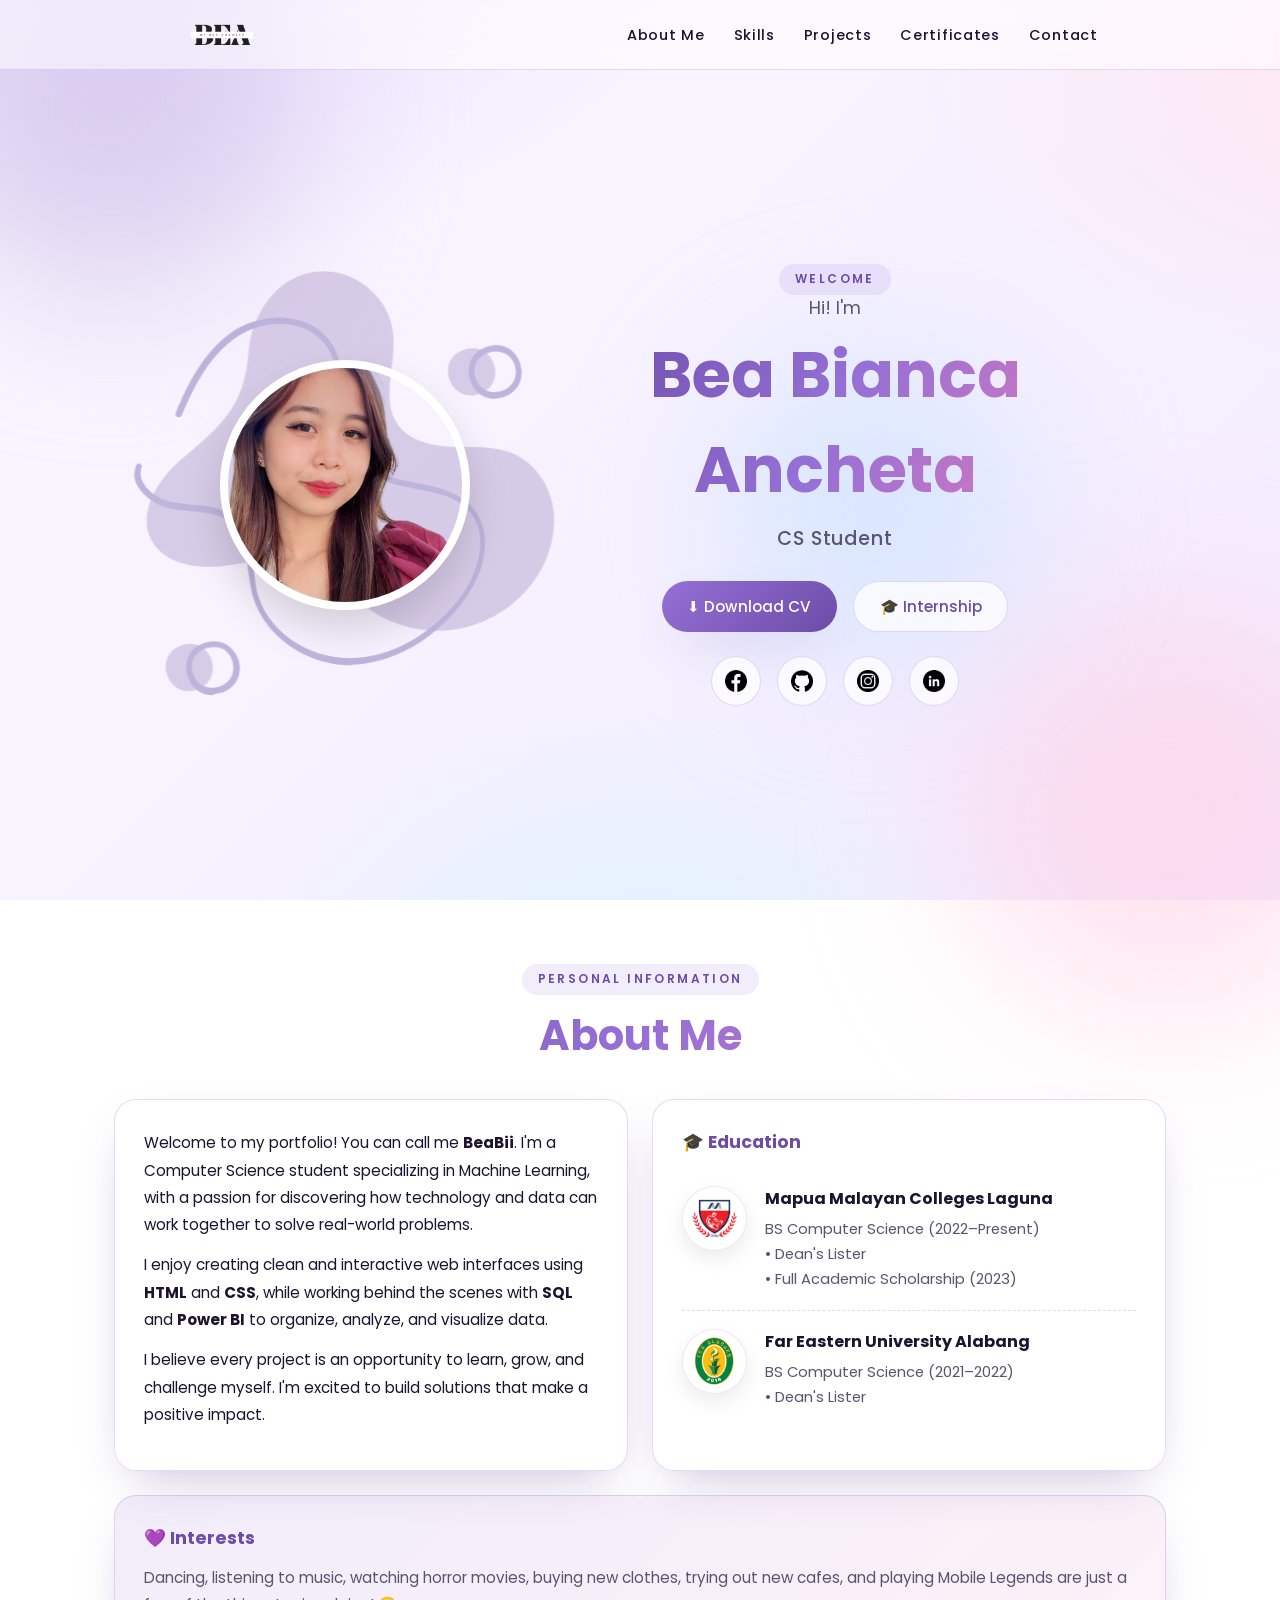
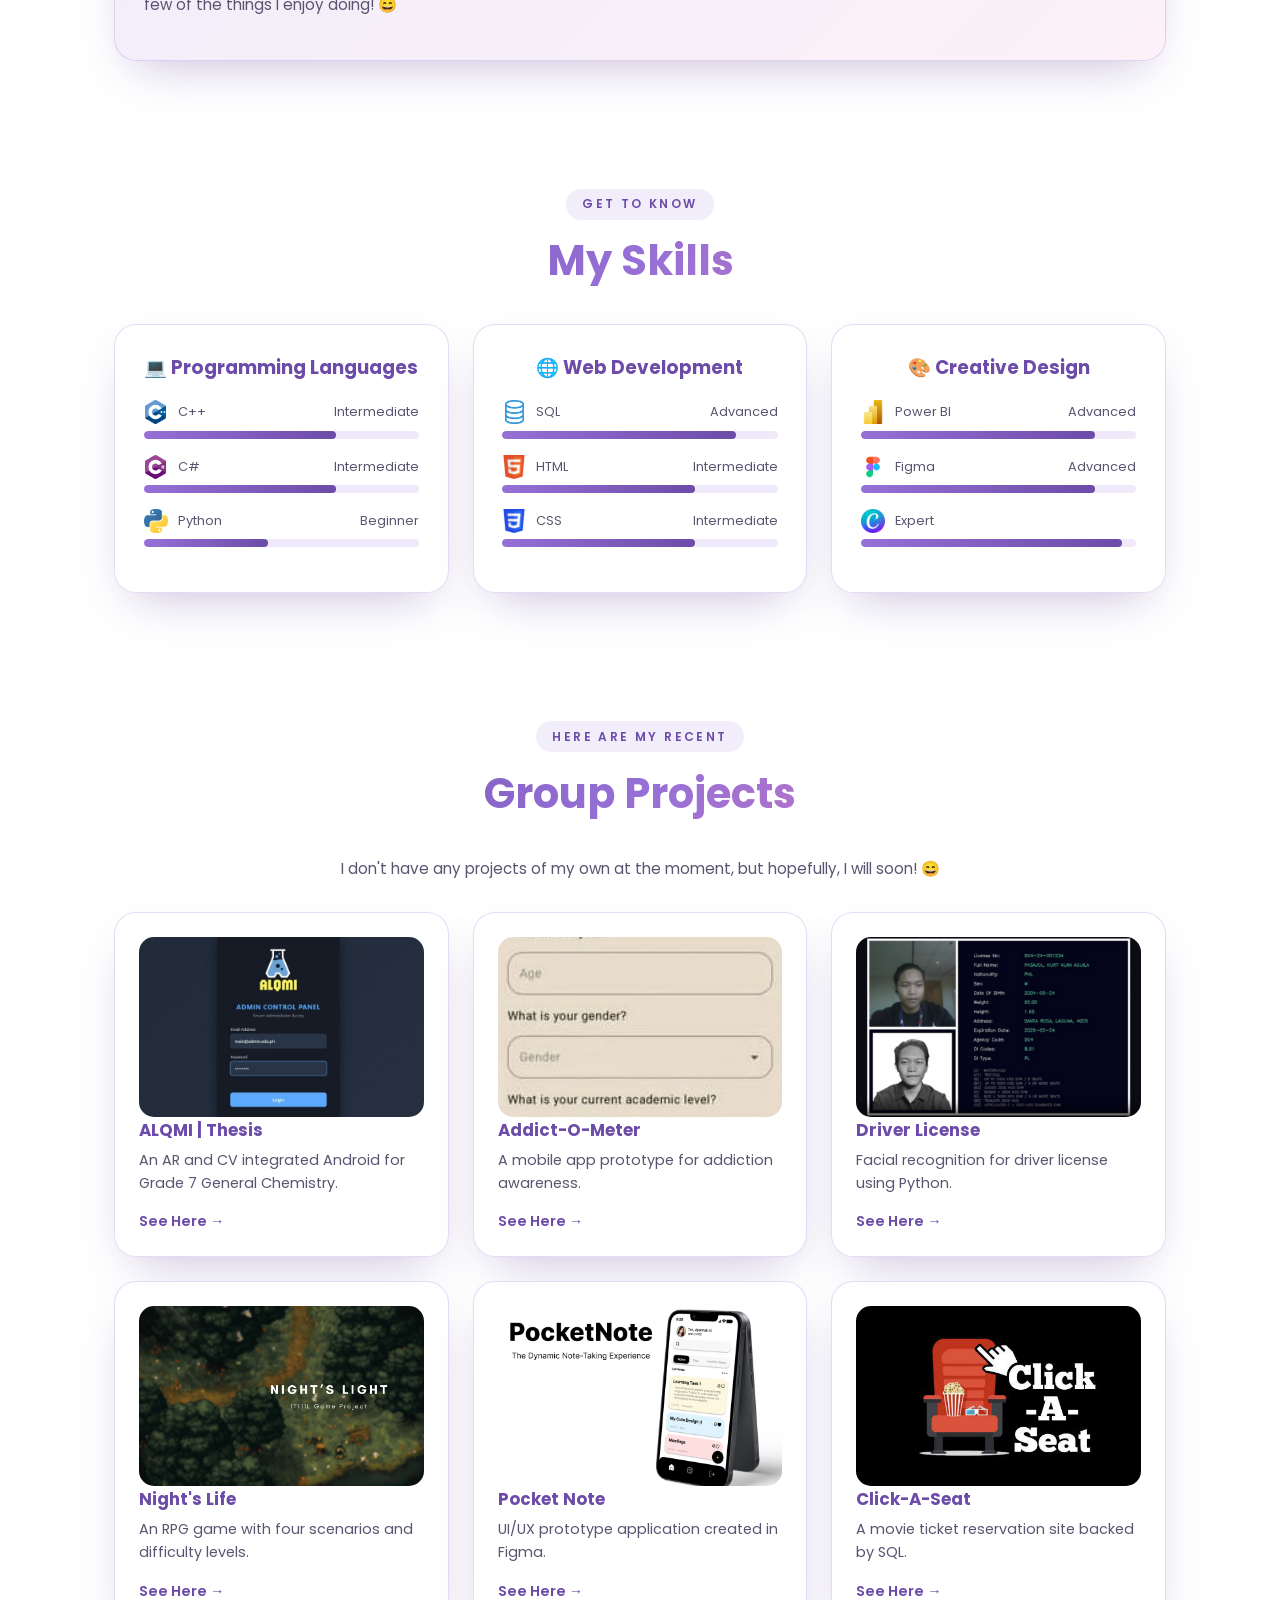
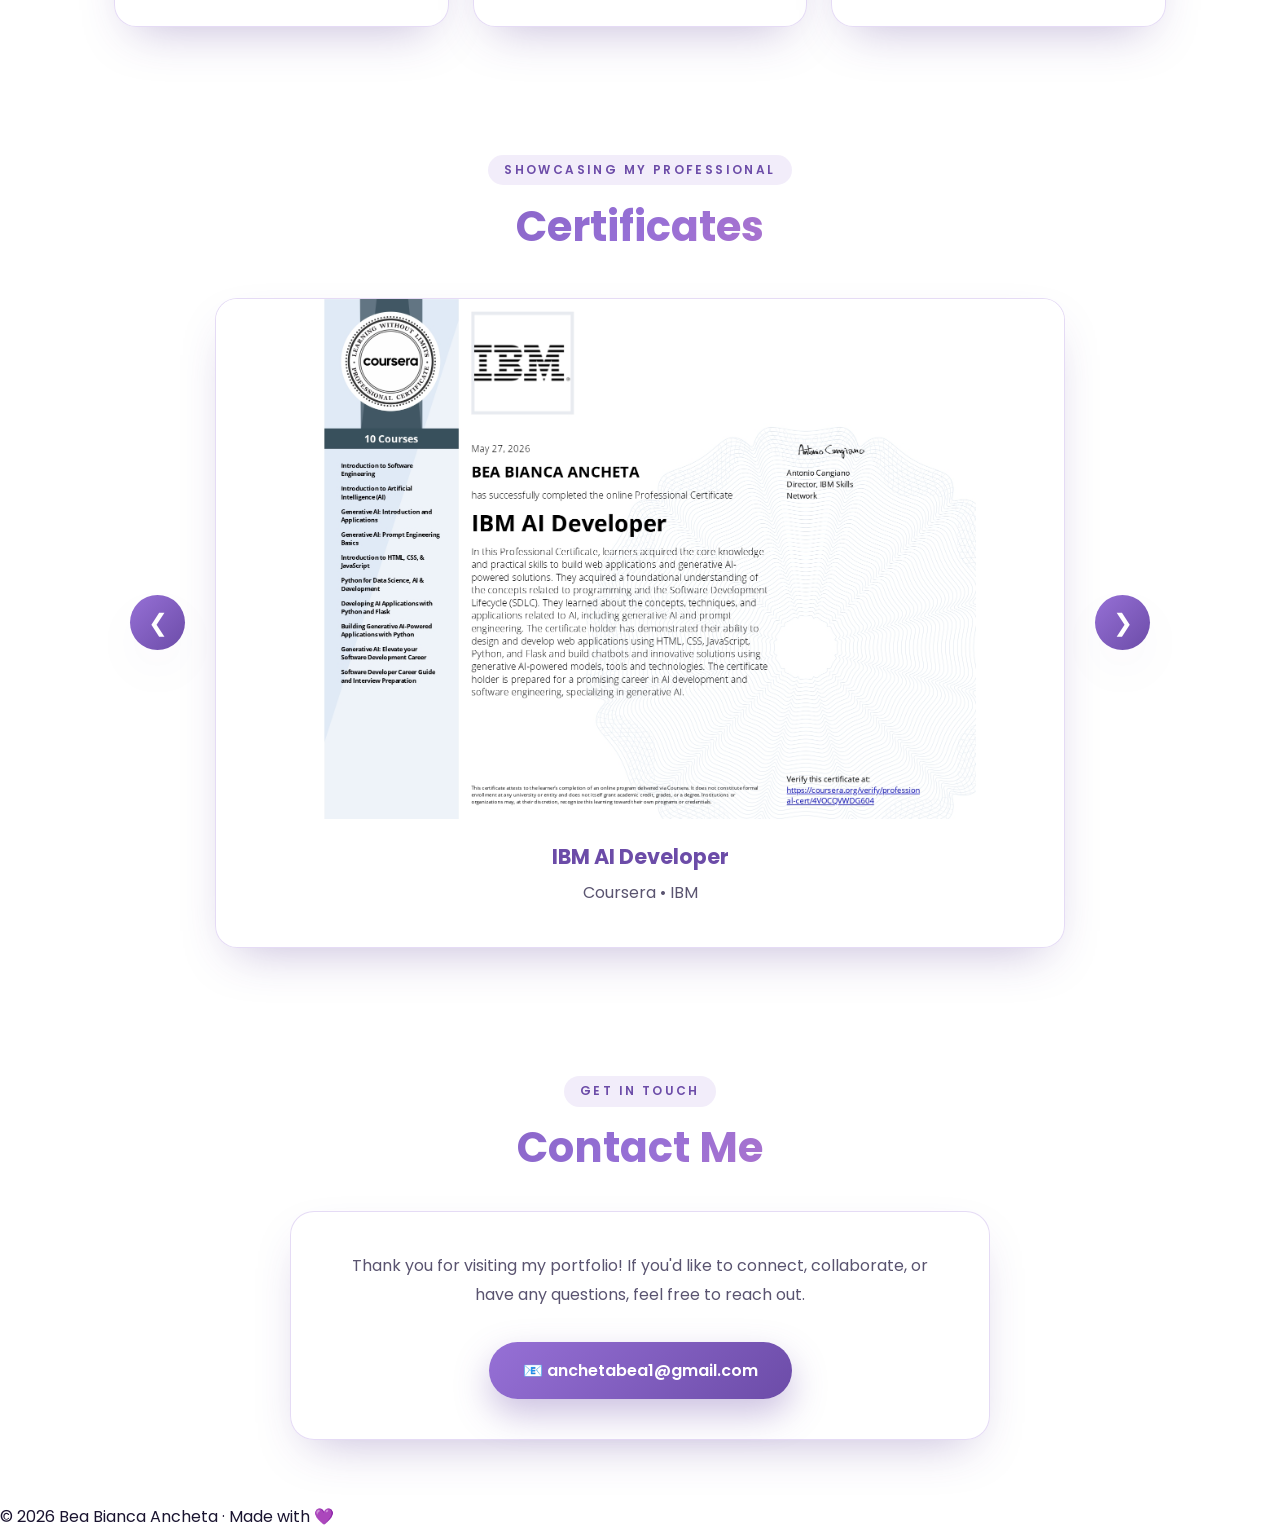
<file: index.html>
<!DOCTYPE html>
<html lang="en">
<head>
<meta charset="UTF-8" />
<meta name="viewport" content="width=device-width, initial-scale=1.0" />
<title>Bea Bianca Ancheta | Portfolio</title>
<link href="https://fonts.googleapis.com/css2?family=Poppins:wght@300;400;500;600;700&display=swap" rel="stylesheet">
<style>
  :root{
    --purple:#9670d6;
    --purple-soft:#c3b1e1;
    --purple-deep:#6c4ca8;
    --ink:#1a1430;
    --muted:#5a5470;
    --card:rgba(255,255,255,0.72);
    --border:rgba(150,111,214,0.25);
    --shadow:0 20px 50px -20px rgba(76,45,140,.35);
  }
  *{margin:0;padding:0;box-sizing:border-box}
  html{scroll-behavior:smooth}
  body{
    font-family:"Poppins",sans-serif;
    color:var(--ink);
    min-height:100vh;
    background:
      radial-gradient(1000px 600px at 10% -10%, #e9dcff 0%, transparent 60%),
      radial-gradient(900px 500px at 110% 10%, #ffe6f1 0%, transparent 55%),
      radial-gradient(700px 500px at 50% 110%, #dff2ff 0%, transparent 60%),
      linear-gradient(135deg,#faf7ff 0%, #f4ecff 100%);
    background-attachment: fixed;
    overflow-x:hidden;
  }
  .blob{position:fixed;border-radius:50%;filter:blur(80px);opacity:.5;z-index:-1;animation:float 14s ease-in-out infinite}
  .blob.b1{width:380px;height:380px;background:#c3b1e1;top:-80px;left:-80px}
  .blob.b2{width:420px;height:420px;background:#ffc9e0;bottom:-120px;right:-100px;animation-delay:-6s}
  .blob.b3{width:300px;height:300px;background:#b8dcff;top:40%;right:20%;animation-delay:-3s}
  @keyframes float{0%,100%{transform:translate(0,0) scale(1)}50%{transform:translate(30px,-40px) scale(1.08)}}
  nav{
    position:sticky;top:0;z-index:50;
    display:flex;justify-content:space-around;align-items:center;
    height:70px;
    backdrop-filter:blur(14px);
    background:rgba(255,255,255,0.55);
    border-bottom:1px solid var(--border);
  }
  .logo{
    display:flex;
    align-items:center;
}

.logo img{
    height:80px;
    width:auto;
    transition:.3s;
}

.logo img:hover{
    transform:scale(1.05);
}
  .nav-links{display:flex;gap:1.8rem;list-style:none;flex-wrap:wrap;justify-content:center}
  .nav-links a{color:var(--ink);text-decoration:none;font-weight:500;font-size:.9rem;letter-spacing:.05em;transition:.25s;position:relative}
  .nav-links a::after{content:"";position:absolute;left:0;bottom:-4px;width:0;height:2px;background:var(--purple);transition:.3s}
  .nav-links a:hover{color:var(--purple)}
  .nav-links a:hover::after{width:100%}
  .eyebrow{
    display:inline-block;padding:.4rem 1rem;border-radius:999px;
    background:rgba(150,111,214,.12);color:var(--purple-deep);
    font-size:.75rem;font-weight:600;letter-spacing:.2em;text-transform:uppercase;
  }
  .section-title{
    font-size:clamp(1.8rem,4vw,2.6rem);font-weight:700;margin:.6rem 0 2rem;
    background:linear-gradient(120deg,var(--purple-deep),var(--purple),#e07ab8);
    -webkit-background-clip:text;background-clip:text;color:transparent;
  }
  section{max-width:1100px;margin:0 auto;padding:4rem 1.5rem;text-align:center}
  /* HERO */
  .hero{
    min-height:calc(100vh - 70px); /* full screen minus navbar */
    display:flex;
    align-items:center;
    justify-content:center;
    padding:2rem 1.5rem;
}
  .hero .greet{color:var(--muted);font-size:1.1rem;font-weight:400}
  .hero-container{
    display:flex;
    align-items:center;
    justify-content:center;
    gap:70px;
    flex-wrap:wrap;
}

.hero-image{
    position:relative;
    width:320px;
    height:320px;
    display:flex;
    justify-content:center;
    align-items:center;
}

/* Decorative shape behind the profile */
.bg-image{
    position:absolute;

    width:430px;
    height:auto;

    top:50%;
    left:50%;
    transform:translate(-50%, -50%);

    object-fit:contain;
    opacity:.55;

    z-index:1;
    pointer-events:none;

    animation:spin 30s linear infinite;
}

/* Profile picture */
.profile-image{
    position:relative;

    width:250px;
    height:250px;

    object-fit:cover;
    border-radius:50%;

    border:8px solid #fff;
    box-shadow:0 20px 40px rgba(0,0,0,.15);

    z-index:2;
}

.hero-content{
    position:relative;
    z-index:5;
    max-width:520px;
}

@keyframes spin{
    from{
        transform:translate(-50%, -50%) rotate(0deg);
    }
    to{
        transform:translate(-50%, -50%) rotate(360deg);
    }
}
  .hero h1{
    font-size:clamp(2.4rem,6vw,4rem);font-weight:700;margin:.4rem 0;
    background:linear-gradient(120deg,var(--purple-deep),var(--purple),#e07ab8);
    -webkit-background-clip:text;background-clip:text;color:transparent;
  }
  .hero .role{color:var(--muted);font-size:1.2rem;font-weight:500;letter-spacing:.05em}
  .hero-actions{display:flex;gap:1rem;justify-content:center;margin-top:1.8rem;flex-wrap:wrap}
  .btn{
    display:inline-flex;align-items:center;gap:.5rem;
    padding:.8rem 1.6rem;border-radius:999px;
    text-decoration:none;font-weight:500;font-size:.95rem;
    transition:.25s;cursor:pointer;border:none;font-family:inherit;
  }
  .btn-primary{
    background:linear-gradient(135deg,var(--purple),var(--purple-deep));
    color:#fff;box-shadow:var(--shadow);
  }
  .btn-primary:hover{transform:translateY(-3px);box-shadow:0 25px 50px -15px rgba(76,45,140,.5)}
  .btn-outline{
    background:var(--card);color:var(--purple-deep);
    border:1px solid var(--border);backdrop-filter:blur(10px);
  }
  .btn-outline:hover{transform:translateY(-3px);background:#fff}
  .socials{display:flex;gap:1rem;justify-content:center;margin-top:1.5rem}
  .socials a{
    width:42px;height:42px;border-radius:50%;
    background:var(--card);border:1px solid var(--border);
    display:inline-flex;align-items:center;justify-content:center;
    color:var(--purple-deep);text-decoration:none;font-weight:600;
    transition:.25s;backdrop-filter:blur(10px);
  }
  .socials img{
    width:22px;
    height:22px;
}

.socials a{
    width:50px;
    height:50px;
    display:flex;
    justify-content:center;
    align-items:center;
}
  .card:hover{transform:translateY(-5px)}
  /* ABOUT */
  .about-grid{
    display:grid;
    grid-template-columns:repeat(2, 1fr);
    gap:1.5rem;
}
  .about-grid p{color:var(--ink);line-height:1.8;margin-bottom:.8rem;font-size:.95rem}
  .about-grid h3{color:var(--purple-deep);margin-bottom:.8rem;font-size:1.1rem}
  .edu-item{
    display:flex;
    align-items:flex-start;
    gap:18px;
    padding:18px 0;
    border-bottom:1px dashed var(--border);
}

.edu-item:last-child{
    border-bottom:none;
}

.school-logo{
    width:65px;
    height:65px;
    object-fit:contain;
    flex-shrink:0;

    background:white;
    border-radius:50%;
    padding:6px;

    box-shadow:0 8px 20px rgba(0,0,0,.08);
    border:1px solid rgba(150,111,214,.15);
}

.edu-info{
    flex:1;
}

.edu-info strong{
    display:block;
    color:var(--ink);
    font-size:1rem;
    margin-bottom:6px;
}

.edu-info span{
    display:block;
    color:var(--muted);
    font-size:.92rem;
    line-height:1.7;
}
.interest-card{
    grid-column:1 / -1;   /* span across both columns */

    background:linear-gradient(
        135deg,
        rgba(150,111,214,.12),
        rgba(224,122,184,.10)
    );

    border:1px solid var(--border);
    border-radius:22px;
    padding:1.8rem;
    box-shadow:var(--shadow);
    text-align:left;
}

.interest-card h3{
    color:var(--purple-deep);
    margin-bottom:.8rem;
}

.interest-card p{
    color:var(--muted);
    line-height:1.8;
}
  /* SKILLS */

  .card{
    background:var(--card);
    backdrop-filter:blur(14px);
    border:1px solid var(--border);
    border-radius:22px;
    padding:1.8rem;
    box-shadow:var(--shadow);
    transition:.3s;
    text-align:left;
}

.card:hover{
    transform:translateY(-5px);
}

.skills-grid{
    display:grid;
    grid-template-columns:repeat(auto-fit,minmax(260px,1fr));
    gap:1.5rem;
}

.skill-card h3{
    color:var(--purple-deep);
    text-align:center;
    margin-bottom:1.2rem;
    font-size:1.15rem;
}

.skill-item{
    margin-bottom:1rem;
}

.skill-item .row{
    display:flex;
    justify-content:space-between;
    align-items:center;
    margin-bottom:.4rem;
    font-size:.9rem;
}

.skill-left{
    display:flex;
    align-items:center;
    gap:10px;
}

.skill-left img{
    width:24px;
    height:24px;
    object-fit:contain;
}

.skill-item .row span:last-child{
    color:var(--muted);
    font-size:.8rem;
}

.bar{
    height:8px;
    background:rgba(150,111,214,.15);
    border-radius:999px;
    overflow:hidden;
}

.bar > span{
    display:block;
    height:100%;
    background:linear-gradient(90deg,var(--purple),var(--purple-deep));
    border-radius:999px;
    width:0;
    transition:width 1.2s ease;
}
  /* PROJECTS */
  .proj-intro{color:var(--muted);margin-bottom:2rem;font-size:.95rem}
  .projects{display:grid;grid-template-columns:repeat(auto-fit,minmax(260px,1fr));gap:1.5rem}
  .project{
    background:var(--card);backdrop-filter:blur(14px);
    border:1px solid var(--border);border-radius:22px;
    padding:1.5rem;box-shadow:var(--shadow);
    text-align:left;transition:.3s;display:flex;flex-direction:column;
  }
  .project:hover{transform:translateY(-6px)}
  .project .thumb{
    height:180px;
    overflow:hidden;
    border-radius:15px;
}

.project .thumb img{
    width:100%;
    height:100%;
    object-fit:cover;
    transition:.5s;
}

.project:hover img{
    transform:scale(1.08);
}
  .project h3{color:var(--purple-deep);margin-bottom:.4rem;font-size:1.05rem}
  .project p{color:var(--muted);font-size:.9rem;line-height:1.6;flex:1}
  .project a{
    margin-top:1rem;color:var(--purple-deep);text-decoration:none;
    font-weight:600;font-size:.9rem;align-self:flex-start;
  }
  .project a:hover{color:var(--purple)}
/* CERTIFICATE SLIDER */

.certificate-slider{
    display:flex;
    justify-content:center;
    align-items:center;
    gap:30px;
    margin-top:40px;
}

.certificate-wrapper{
    position:relative;
    width:850px;      /* wider */
    max-width:90%;
    height:650px;     /* taller */
}

.certificate-card{
    position:absolute;
    inset:0;
    background:var(--card);
    backdrop-filter:blur(14px);
    border:1px solid var(--border);
    border-radius:22px;
    overflow:hidden;
    box-shadow:var(--shadow);

    display:flex;
    flex-direction:column;

    opacity:0;
    transform:scale(.95);
    transition:.45s ease;
    pointer-events:none;
}

.certificate-card.active{
    opacity:1;
    transform:scale(1);
    pointer-events:auto;
}

.certificate-card img{
    width:100%;
    height:520px;          
    object-fit:contain;   
    background:#fff;
    display:block;
}

.certificate-card .cert-content{
    padding:22px;
    text-align:center;
}

.certificate-card h3{
    color:var(--purple-deep);
    margin-bottom:8px;
    font-size:1.3rem;
}

.certificate-card p{
    color:var(--muted);
    font-size:1rem;
}

.contact-box{
    max-width:700px;
    margin:0 auto;
    padding:2.5rem;
    background:var(--card);
    backdrop-filter:blur(14px);
    border:1px solid var(--border);
    border-radius:24px;
    box-shadow:var(--shadow);
}

.contact-box p{
    color:var(--muted);
    line-height:1.8;
    margin-bottom:2rem;
}

.email{
    display:inline-flex;
    align-items:center;
    justify-content:center;
    gap:12px;

    padding:16px 34px;

    background:linear-gradient(135deg,var(--purple),var(--purple-deep));
    color:#fff;
    text-decoration:none;
    font-size:1rem;
    font-weight:600;

    border-radius:999px;
    box-shadow:0 15px 35px rgba(108,76,168,.35);

    transition:.3s ease;
}

.email:hover{
    transform:translateY(-4px) scale(1.03);
    box-shadow:0 22px 45px rgba(108,76,168,.45);
}

.email:active{
    transform:scale(.98);
}

.nav-btn{
    width:55px;
    height:55px;
    border:none;
    border-radius:50%;
    cursor:pointer;
    font-size:24px;
    color:white;
    background:linear-gradient(135deg,var(--purple),var(--purple-deep));
    box-shadow:var(--shadow);
    transition:.3s;
}

.nav-btn:hover{
    transform:scale(1.1);
}

@media(max-width:768px){

    .certificate-slider{
        gap:15px;
    }

    .certificate-wrapper{
        width:300px;
        height:340px;
    }

    .certificate-card img{
        height:200px;
    }

    .nav-btn{
        width:45px;
        height:45px;
        font-size:20px;
    }

}
</style>
</head>
<body>
  <div class="blob b1"></div>
  <div class="blob b2"></div>
  <div class="blob b3"></div>
  <nav>
    <div class="logo">
        <img src="images/Logo.png" alt="BeaBii Logo">
    </div>
    <ul class="nav-links">
      <li><a href="#about">About Me</a></li>
      <li><a href="#skills">Skills</a></li>
      <li><a href="#projects">Projects</a></li>
      <li><a href="#certificates">Certificates</a></li>
      <li><a href="#contact">Contact</a></li>
    </ul>
  </nav>
  <!-- HERO -->
  <section class="hero reveal">

    <div class="hero-container">
    
        <div class="hero-image">
    
            <img src="images/Bg.png" class="bg-image">
    
            <img src="images/profilepic.png"
                 class="profile-image"
                 alt="Bea Bianca">
    
        </div>
    
        <div class="hero-content">
    <span class="eyebrow">Welcome</span>
    <p class="greet">Hi! I'm</p>
    <h1>Bea Bianca Ancheta</h1>
    <p class="role">CS Student</p>
    <div class="hero-actions">
      <a class="btn btn-primary" href="#" download>⬇ Download CV</a>
      <a class="btn btn-outline" href="internship.html">🎓 Internship</a>
    </div>
    <div class="socials">

        <a href="https://www.facebook.com/beabiiancheta" target="_blank">
        <img src="images/facebook.png">
        </a>
        
        <a href="https://github.com/beabiiancheta" target="_blank">
        <img src="images/github.png">
        </a>
        
        <a href="https://www.instagram.com/beabii/" target="_blank">
        <img src="images/instagram.png">
        </a>
        
        <a href="https://www.linkedin.com/in/beabiiancheta" target="_blank">
        <img src="images/linkedin.png">
        </a>
        
        </div>
</div>
</div>
  </section>
<!-- ABOUT -->
<section id="about" class="reveal">
    <span class="eyebrow">Personal Information</span>
    <h2 class="section-title">About Me</h2>

    <div class="about-grid">

        <!-- About -->
        <div class="card">
            <p>Welcome to my portfolio! You can call me <strong>BeaBii</strong>. I'm a Computer Science student specializing in Machine Learning, with a passion for discovering how technology and data can work together to solve real-world problems.</p>

            <p>I enjoy creating clean and interactive web interfaces using <strong>HTML</strong> and <strong>CSS</strong>, while working behind the scenes with <strong>SQL</strong> and <strong>Power BI</strong> to organize, analyze, and visualize data.</p>

            <p>I believe every project is an opportunity to learn, grow, and challenge myself. I'm excited to build solutions that make a positive impact.</p>
        </div>

        <!-- Education -->
        <div class="card">

            <h3>🎓 Education</h3>

            <div class="edu-item">
                <img src="images/malayan.png"
                     alt="Mapua Malayan Colleges Laguna"
                     class="school-logo">

                <div class="edu-info">
                    <strong>Mapua Malayan Colleges Laguna</strong>
                    <span>BS Computer Science (2022–Present)</span>
                    <span>• Dean's Lister</span>
                    <span>• Full Academic Scholarship (2023)</span>
                </div>
            </div>

            <div class="edu-item">
                <img src="images/feu.png"
                     alt="Far Eastern University Alabang"
                     class="school-logo">

                <div class="edu-info">
                    <strong>Far Eastern University Alabang</strong>
                    <span>BS Computer Science (2021–2022)</span>
                    <span>• Dean's Lister</span>
                </div>
            </div>

        </div>

        <!-- Interests -->
        <div class="interest-card reveal">
            <h3>💜 Interests</h3>
            <p>
                Dancing, listening to music, watching horror movies,
                buying new clothes, trying out new cafes,
                and playing Mobile Legends are just a few of the things I enjoy doing! 😄
            </p>
        </div>

    </div>

</section>
  <!-- SKILLS -->
<section id="skills" class="reveal">
    <span class="eyebrow">Get to Know</span>
    <h2 class="section-title">My Skills</h2>

    <div class="skills-grid">

        <!-- Programming Languages -->
        <div class="card skill-card">
            <h3>💻 Programming Languages</h3>

            <div class="skill-item">
                <div class="row">
                    <div class="skill-left">
                        <img src="images/c++.png" alt="C++">
                        <span>C++</span>
                    </div>
                    <span>Intermediate</span>
                </div>
                <div class="bar">
                    <span data-w="70%"></span>
                </div>
            </div>

            <div class="skill-item">
                <div class="row">
                    <div class="skill-left">
                        <img src="images/csharp.png" alt="C#">
                        <span>C#</span>
                    </div>
                    <span>Intermediate</span>
                </div>
                <div class="bar">
                    <span data-w="70%"></span>
                </div>
            </div>

            <div class="skill-item">
                <div class="row">
                    <div class="skill-left">
                        <img src="images/python.png" alt="Python">
                        <span>Python</span>
                    </div>
                    <span>Beginner</span>
                </div>
                <div class="bar">
                    <span data-w="45%"></span>
                </div>
            </div>

        </div>

        <!-- Web Development -->
        <div class="card skill-card">
            <h3>🌐 Web Development</h3>

            <div class="skill-item">
                <div class="row">
                    <div class="skill-left">
                        <img src="images/sql.png" alt="SQL">
                        <span>SQL</span>
                    </div>
                    <span>Advanced</span>
                </div>
                <div class="bar">
                    <span data-w="85%"></span>
                </div>
            </div>

            <div class="skill-item">
                <div class="row">
                    <div class="skill-left">
                        <img src="images/html.png" alt="HTML">
                        <span>HTML</span>
                    </div>
                    <span>Intermediate</span>
                </div>
                <div class="bar">
                    <span data-w="70%"></span>
                </div>
            </div>

            <div class="skill-item">
                <div class="row">
                    <div class="skill-left">
                        <img src="images/css.png" alt="CSS">
                        <span>CSS</span>
                    </div>
                    <span>Intermediate</span>
                </div>
                <div class="bar">
                    <span data-w="70%"></span>
                </div>
            </div>

        </div>

        <!-- Creative Design -->
        <div class="card skill-card">
            <h3>🎨 Creative Design</h3>

            <div class="skill-item">
                <div class="row">
                    <div class="skill-left">
                        <img src="images/powerbi.webp" alt="Power BI">
                        <span>Power BI</span>
                    </div>
                    <span>Advanced</span>
                </div>
                <div class="bar">
                    <span data-w="85%"></span>
                </div>
            </div>

            <div class="skill-item">
                <div class="row">
                    <div class="skill-left">
                        <img src="images/figma.png" alt="Figma">
                        <span>Figma</span>
                    </div>
                    <span>Advanced</span>
                </div>
                <div class="bar">
                    <span data-w="85%"></span>
                </div>
            </div>

            <div class="skill-item">
                <div class="row">
                    <div class="skill-left">
                        <img src="images/canva.png" alt="Canva">
                        <span>Expert</span>
                    </div>
                </div>
                <div class="bar">
                    <span data-w="95%"></span>
                </div>
            </div>

        </div>

    </div>
</section>
  <!-- PROJECTS -->
  <section id="projects" class="reveal">
    <span class="eyebrow">Here Are My Recent</span>
    <h2 class="section-title">Group Projects</h2>
    <p class="proj-intro">I don't have any projects of my own at the moment, but hopefully, I will soon! 😄</p>
    <div class="projects">
      <div class="project"><div class="thumb"><img src="images/alqmi.jpg"></div><h3>ALQMI | Thesis</h3><p>An AR and CV integrated Android for Grade 7 General Chemistry.</p><a href='https://github.com/Naull-GH/alqmi-admin.git'">See Here →</a></div>
      <div class="project"><div class="thumb"><img src="images/Addict.jfif"></div><h3>Addict-O-Meter</h3><p>A mobile app prototype for addiction awareness.</p><a href='https://github.com/eneriopaolo/IT140P-CS190-3P-FP'">See Here →</a></div>
      <div class="project"><div class="thumb"><img src="images/DriverLicense.jfif"></div><h3>Driver License</h3><p>Facial recognition for driver license using Python.</p><a href='https://github.com/Naull-GH/driver_recognition_system.git'">See Here →</a></div>
      <div class="project"><div class="thumb"><img src="images/GameProject.png"></div><h3>Night's Life</h3><p>An RPG game with four scenarios and difficulty levels.</p><a href='https://github.com/beabiiancheta/NightsLifeGame'">See Here →</a></div>
      <div class="project"><div class="thumb"><img src="images/NoteTaking.png"></div><h3>Pocket Note</h3><p>UI/UX prototype application created in Figma.</p><a href='https://www.figma.com/file/CYiRuWq8MAelSg5TRdp0E0/PocketNote_Prototype-ANCHETA-AGUIRANG-ENERIO?type=design&mode=design&t=R2axv6imZ42FT4JM-1'">See Here →</a></div>
      <div class="project"><div class="thumb"><img src="images/ClickASeat.png"></div><h3>Click-A-Seat</h3><p>A movie ticket reservation site backed by SQL.</p><a href=https://github.com/beabiiancheta/ClickASeat'">See Here →</a></div>
    </div>
  </section>
 <!-- CERTIFICATES -->
<section id="certificates" class="reveal">

    <span class="eyebrow">Showcasing My Professional</span>
    <h2 class="section-title">Certificates</h2>

    <div class="certificate-slider">

        <button class="nav-btn prev">&#10094;</button>

        <div class="certificate-wrapper">

            <div class="certificate-card active">
                <img src="images/ai.jpg" alt="IBM AI Developer">
                <div class="cert-content">
                    <h3>IBM AI Developer</h3>
                    <p>Coursera • IBM</p>
                </div>
            </div>

            <div class="certificate-card">
                <img src="images/ml.jpg" alt="IBM Machine Learning">
                <div class="cert-content">
                    <h3>IBM Machine Learning</h3>
                    <p>Coursera • IBM</p>
                </div>
            </div>

            <div class="certificate-card">
                <img src="images/employ.jpg" alt="Employability Skills">
                <div class="cert-content">
                    <h3>Employability Skills - JobReady</h3>
                    <p>Wadhwani Foundation</p>
                </div>
            </div>

            <div class="certificate-card">
                <img src="images/aws.jpg" alt="AWS Academy">
                <div class="cert-content">
                    <h3>AWS Cloud Foundations</h3>
                    <p>AWS Academy</p>
                </div>
            </div>

        </div>

        <button class="nav-btn next">&#10095;</button>

    </div>

</section>
  <!-- CONTACT -->
  <section id="contact" class="reveal">
    <span class="eyebrow">Get In Touch</span>
    <h2 class="section-title">Contact Me</h2>

    <div class="contact-box">
        <p>
            Thank you for visiting my portfolio! If you'd like to connect,
            collaborate, or have any questions, feel free to reach out.
        </p>

        <a class="email" href="mailto:anchetabea1@gmail.com">
            📧 anchetabea1@gmail.com
        </a>
    </div>
</section>
  <footer>© 2026 Bea Bianca Ancheta · Made with 💜</footer>
<script>
  const io = new IntersectionObserver(entries => {
    entries.forEach(e => {
      if (e.isIntersecting) {
        e.target.classList.add('in');
        // animate skill bars inside
        e.target.querySelectorAll('.bar > span').forEach(b => b.style.width = b.dataset.w);
      }
    });
  }, { threshold: 0.15 });
  document.querySelectorAll('.reveal').forEach(el => io.observe(el));
</script>
<script src="card.js"></script>

</body>
</html>
</file>
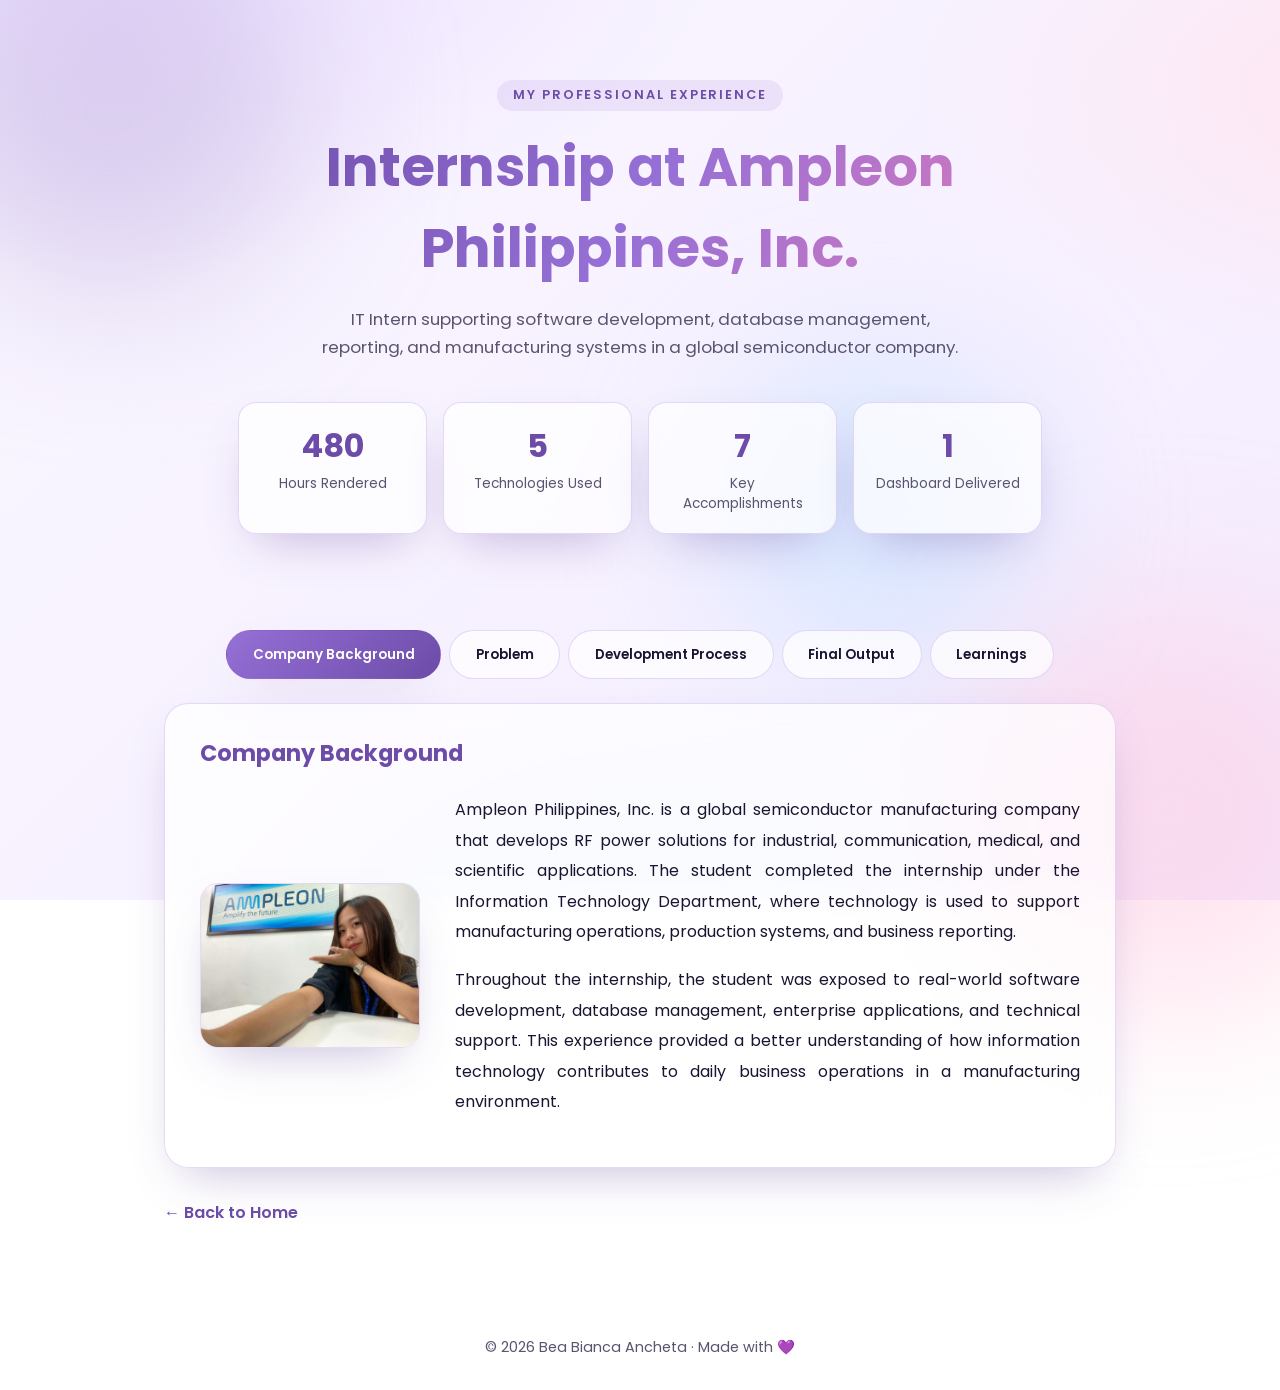
<file: internship.html>
<!DOCTYPE html>
<html lang="en">
<head>
<meta charset="UTF-8" />
<meta name="viewport" content="width=device-width, initial-scale=1.0" />
<title>Internship | Bea Bianca Ancheta</title>
<link href="https://fonts.googleapis.com/css2?family=Poppins:wght@300;400;500;600;700&display=swap" rel="stylesheet">
<style>
  :root{
    --purple:#9670d6;a
    --purple-soft:#c3b1e1;
    --purple-deep:#6c4ca8;
    --ink:#1a1430;
    --muted:#5a5470;
    --card:rgba(255,255,255,0.72);
    --border:rgba(150,111,214,0.25);
    --shadow:0 20px 50px -20px rgba(76,45,140,.35);
  }
  *{margin:0;padding:0;box-sizing:border-box}
  html{scroll-behavior:smooth}
  body{
    font-family:"Poppins",sans-serif;
    color:var(--ink);
    min-height:100vh;
    background:
      radial-gradient(1000px 600px at 10% -10%, #e9dcff 0%, transparent 60%),
      radial-gradient(900px 500px at 110% 10%, #ffe6f1 0%, transparent 55%),
      radial-gradient(700px 500px at 50% 110%, #dff2ff 0%, transparent 60%),
      linear-gradient(135deg,#faf7ff 0%, #f4ecff 100%);
    background-attachment: fixed;
    overflow-x:hidden;
  }
  /* floating blobs */
  .blob{position:fixed;border-radius:50%;filter:blur(80px);opacity:.5;z-index:-1;animation:float 14s ease-in-out infinite}
  .blob.b1{width:380px;height:380px;background:#c3b1e1;top:-80px;left:-80px}
  .blob.b2{width:420px;height:420px;background:#ffc9e0;bottom:-120px;right:-100px;animation-delay:-6s}
  .blob.b3{width:300px;height:300px;background:#b8dcff;top:40%;right:20%;animation-delay:-3s}
  @keyframes float{0%,100%{transform:translate(0,0) scale(1)}50%{transform:translate(30px,-40px) scale(1.08)}}
  /* nav */
  nav{
    position:sticky;top:0;z-index:50;
    display:flex;justify-content:space-around;align-items:center;
    height:70px;
    backdrop-filter:blur(14px);
    background:rgba(255,255,255,0.55);
    border-bottom:1px solid var(--border);
  }
  .logo{font-size:1.3rem;font-weight:600;color:var(--purple-deep)}
  .nav-links{display:flex;gap:2rem;list-style:none}
  .nav-links a{color:var(--ink);text-decoration:none;font-weight:500;transition:.25s}
  .nav-links a:hover{color:var(--purple)}
  /* hero */
  header.hero{
    text-align:center;padding:5rem 1.5rem 3rem;max-width:900px;margin:0 auto;
  }
  .eyebrow{
    display:inline-block;padding:.4rem 1rem;border-radius:999px;
    background:rgba(150,111,214,.12);color:var(--purple-deep);
    font-size:.8rem;font-weight:600;letter-spacing:.15em;text-transform:uppercase;
  }
  h1{
    font-size:clamp(2rem,5vw,3.4rem);font-weight:700;margin:1rem 0;
    background:linear-gradient(120deg,var(--purple-deep),var(--purple),#e07ab8);
    -webkit-background-clip:text;background-clip:text;color:transparent;
  }
  .hero p{color:var(--muted);font-size:1.05rem;max-width:640px;margin:0 auto;line-height:1.7}
  /* stats */
  .stats{
    display:grid;grid-template-columns:repeat(auto-fit,minmax(160px,1fr));
    gap:1rem;max-width:900px;margin:2.5rem auto 0;padding:0 1.5rem;
  }
  .stat{
    background:var(--card);backdrop-filter:blur(10px);
    border:1px solid var(--border);border-radius:18px;padding:1.2rem;text-align:center;
    box-shadow:var(--shadow);transition:.3s;
  }
  .stat:hover{transform:translateY(-4px)}
  .stat .num{font-size:2rem;font-weight:700;color:var(--purple-deep)}
  .stat .label{font-size:.85rem;color:var(--muted);margin-top:.25rem}
  /* container */
  main{max-width:1000px;margin:0 auto;padding:3rem 1.5rem 5rem}
  /* tabs */
  .tabs{
    display:flex;flex-wrap:wrap;gap:.5rem;justify-content:center;margin-bottom:1.5rem;
  }
  .tab{
    padding:0.85rem 1.6rem;border:1px solid var(--border);border-radius:30px;
    background:var(--card);cursor:pointer;font-family:inherit;font-weight:600;color:var(--ink);
    transition:all .3s ease;font-size:.0.95 rem;
  }
  .tab:hover{transform:translateY(-2px)}
  .tab.active{background:linear-gradient(135deg,var(--purple),var(--purple-deep));color:#fff;border-color:transparent;box-shadow:var(--shadow)}
  .panel{
    display:none;
    background:var(--card);backdrop-filter:blur(14px);
    border:1px solid var(--border);border-radius:24px;
    padding:2rem 2.2rem;box-shadow:var(--shadow);
    animation:fadeUp .5s ease;
  }
  .panel.active{display:block}
  .panel h2{color:var(--purple-deep);margin-bottom:1rem;font-size:1.4rem}
  .panel p{
    color:var(--ink);
    line-height:2;
    margin-bottom:22px;
    text-align:justify;
}
  .panel ul{list-style:none;display:grid;gap:.7rem}
  .panel ul li{
    display:flex;gap:.7rem;align-items:flex-start;line-height:1.6;
    padding:.8rem 1rem;background:rgba(150,111,214,.06);border-radius:12px;
    border-left:3px solid var(--purple);
  }
  .panel ul li::before{content:"✦";color:var(--purple);font-size:1rem;line-height:1.6}
  /* timeline */.timeline{
    position:relative;
    width:650px;
    max-width:100%;
    margin:35px auto;
    padding-left:40px;
}
  .timeline::before{content:"";position:absolute;left:10px;top:6px;bottom:6px;width:2px;background:linear-gradient(var(--purple),transparent)}
  .tl-item::before{content:"";position:absolute;left:-1.5rem;top:.35rem;width:14px;height:14px;border-radius:50%;background:var(--purple);box-shadow:0 0 0 4px rgba(150,111,214,.2)}
  .tl-item{
    position:relative;
    padding-bottom:28px
    background:white;
    padding:18px 22px;
    border-radius:15px;
    margin-bottom:18px;
    box-shadow:0 8px 20px rgba(0,0,0,.06);
}

.tl-item strong{
    display:block;
    font-size:1.05rem;
    margin-bottom:6px;
}

.tl-item p{
    margin:0;
    color:var(--muted);
}
  @keyframes fadeUp{from{opacity:0;transform:translateY(15px)}to{opacity:1;transform:translateY(0)}}
  .reveal{opacity:0;transform:translateY(20px);transition:.7s ease}
  .reveal.in{opacity:1;transform:none}
  .back{
    display:inline-flex;align-items:center;gap:.5rem;margin-top:2rem;
    text-decoration:none;color:var(--purple-deep);font-weight:600;
  }
  .back:hover{color:var(--purple)}
  footer{text-align:center;padding:2rem;color:var(--muted);font-size:.9rem}
  @media(max-width:600px){
    nav{height:auto;padding:.8rem;flex-direction:column;gap:.5rem}
    .nav-links{gap:1rem;flex-wrap:wrap;justify-content:center}
    .panel{padding:1.4rem}
  }
  .company-content{
    display:flex;
    align-items:center;
    gap:35px;
    margin-top:25px;
}

.company-content img{
    width:220px;
    border-radius:18px;
    box-shadow:var(--shadow);
    border:1px solid var(--border);
}

.company-text{
    flex:1;
}

.company-text p{
    margin-bottom:18px;
    text-align:justify;
    line-height:1.9;
}
  .accomplishment-images{
  display:flex;
  justify-content:center;
  gap:1.5rem;
  margin-top:2rem;
  flex-wrap:wrap;
}

.accomplishment-images img{
  width:700px;
  max-width:100%;
  border-radius:16px;
  border:1px solid var(--border);
  box-shadow:var(--shadow);
  transition:.3s;
}

.accomplishment-images img:hover{
  transform:scale(1.03);
}
</style>
</head>
<body>
  <div class="blob b1"></div>
  <div class="blob b2"></div>
  <div class="blob b3"></div>
  <header class="hero">
    <span class="eyebrow">My Professional Experience</span>
    <h1>Internship at Ampleon Philippines, Inc.</h1>
    <p>IT Intern supporting software development, database management, reporting, and manufacturing systems in a global semiconductor company.</p>
    <div class="stats">
      <div class="stat"><div class="num" data-count="480">0</div><div class="label">Hours Rendered</div></div>
      <div class="stat"><div class="num" data-count="5">0</div><div class="label">Technologies Used</div></div>
      <div class="stat"><div class="num" data-count="7">0</div><div class="label">Key Accomplishments</div></div>
      <div class="stat"><div class="num" data-count="1">0</div><div class="label">Dashboard Delivered</div></div>
    </div>
  </header>
  <main>
    <div class="tabs" role="tablist">
      <button class="tab active" data-tab="company">Company Background</button>
      <button class="tab" data-tab="problem">Problem</button>
      <button class="tab" data-tab="development">Development Process</button>
      <button class="tab" data-tab="output">Final Output</button>
      <button class="tab" data-tab="learnings">Learnings</button>
    </div>
    <section class="panel active reveal" id="company">
      <h2>Company Background</h2>
      <div class="company-content">
    <img src="images/IMG_0457.png" alt="Ampleon">

    <div class="company-text">
        <p>Ampleon Philippines, Inc. is a global semiconductor manufacturing company that develops RF power solutions for industrial, communication, medical, and scientific applications. The student completed the internship under the Information Technology Department, where technology is used to support manufacturing operations, production systems, and business reporting.</p>

        <p>Throughout the internship, the student was exposed to real-world software development, database management, enterprise applications, and technical support. This experience provided a better understanding of how information technology contributes to daily business operations in a manufacturing environment.</p>
    </div>
</div>
    </section>
    <section class="panel reveal" id="problem">
      <h2>Problem</h2>
      <div class="accomplishment-images">
      <img src="images/IMG_0451.jpeg" alt="user story">
      </div>
      <p>The Assembly Engineering and Process Control teams needed a centralized Material Consumption Report to monitor production materials more efficiently. Previously, retrieving this information required manually checking multiple sources, making the process time-consuming and difficult to analyze.</p>
      <p>The goal of the project was to automate data collection, organize production information into a single database, and develop an interactive Power BI dashboard that allows users to filter, analyze, and monitor material consumption more easily.</p>
    </section>
    <section class="panel reveal" id="development">
      <h2>Total Hours Rendered</h2>
      <p>My internship began on <strong>May 11, 2026</strong> and is currently ongoing, with an expected completion date of <strong>August 11, 2026</strong>.</p>
      <div class="accomplishment-images">
      <img src="images/request.png" alt="request">
      </div>
      <div class="timeline">
        <div class="tl-item"><strong>Requirement Review</strong></div>
        <div class="tl-item"><strong>Database Design</strong></div>
        <div class="tl-item"><strong>SQL Development</strong></div>
        <div class="tl-item"><strong>Data Development</strong></div>
        <div class="tl-item"><strong>Power BI Dashboard</strong></div>
        <div class="tl-item"><strong>User Demonstration</strong></div>
        <div class="tl-item"><strong>UAT Enhancement</strong></div>
        <div class="tl-item"><strong>Release to Production</strong></div>
        <p>The student first reviewed the project requirements with the assigned engineer to understand the needed reports and business rules. SQL tables, stored procedures, and SQL Jobs were developed to automate the extraction, transformation, and loading (ETL) of production data. After validating the data using SAP ERP and Camstar MES, the information was connected to Power BI to develop interactive dashboards. The completed report was demonstrated to users, revised based on their feedback, and prepared for Release-to-Production (R2P).</p>
      </div>
    </section>
    <section class="panel reveal" id="output">
      <h2>Final Output of Material Consumption Report</h2>
      <div class="accomplishment-images">
        <h2>Expected Output from Client</h2>
        <img src="images/IMG_0453.jpeg" alt="expected">
        <img src="images/IMG_0455.jpeg" alt="expected2">
      </div>
      <div class="accomplishment-images">
        <img src="images/page1.jpg" alt="Dashboard Screenshot">
        <p>Material Consumption Dashboard Page 1</p>
        <img src="images/page2.jpg" alt="Dashboard 2 Screenshot">
        <p>Material Consumption Dashboard Page 2</p>
        <p>The completed Material Consumption Report allows engineers to monitor production materials using interactive filters, summarize consumed quantities, and view detailed production records. SQL Server handles the automated data processing, while Power BI provides an easy-to-use dashboard for reporting and analysis.</p>
      </div>
    </section>
    <section class="panel reveal" id="learnings">
      <h2>Learnings and Experience</h2>
      <p>My internship at Ampleon Philippines, Inc. has been one of the most valuable learning experiences in my academic journey. Aside from developing the Material Consumption Report using SQL Server and Power BI, I also gained experience in daily SAP ERP monitoring, validating production data using Camstar MES, and supporting IT Helpdesk activities. These responsibilities allowed me to experience different areas of the Information Technology department.</p>
      <p>Working in a real manufacturing company helped me understand how software solutions directly support business operations. I learned how to communicate with engineers, gather user requirements, present system updates, and improve reports based on client feedback. Presenting my own work during meetings also improved my confidence and communication skills.</p>
      <p>One of the biggest challenges was understanding enterprise systems and ensuring that production data remained accurate throughout the development process. However, these challenges helped the student become more independent, responsible, and confident in solving real-world technical problems.</p>
      <p>Overall, this internship strengthened the student's technical knowledge, professional work ethics, teamwork, and problem-solving abilities. The experience has prepared the student for a future career in software development, data analytics, and enterprise information systems.</p>
    </section>
    <a class="back" href="index.html">← Back to Home</a>
  </main>
  <footer>© 2026 Bea Bianca Ancheta · Made with 💜</footer>
<script>
  // Tabs
  const tabs = document.querySelectorAll('.tab');
  const panels = document.querySelectorAll('.panel');
  tabs.forEach(t => t.addEventListener('click', () => {
    tabs.forEach(x => x.classList.remove('active'));
    panels.forEach(p => p.classList.remove('active'));
    t.classList.add('active');
    const panel = document.getElementById(t.dataset.tab);
    panel.classList.add('active');
    // re-trigger reveal
    panel.classList.remove('in');
    requestAnimationFrame(() => panel.classList.add('in'));
  }));
  // Reveal on scroll
  const io = new IntersectionObserver(entries => {
    entries.forEach(e => e.isIntersecting && e.target.classList.add('in'));
  }, { threshold: 0.15 });
  document.querySelectorAll('.reveal').forEach(el => io.observe(el));
  // Animated counters
  const counters = document.querySelectorAll('.num');
  const co = new IntersectionObserver(entries => {
    entries.forEach(e => {
      if (!e.isIntersecting) return;
      const el = e.target;
      const target = +el.dataset.count;
      const dur = 1200, start = performance.now();
      const tick = now => {
        const p = Math.min((now - start) / dur, 1);
        el.textContent = Math.floor(p * target).toLocaleString();
        if (p < 1) requestAnimationFrame(tick);
      };
      requestAnimationFrame(tick);
      co.unobserve(el);
    });
  }, { threshold: 0.5 });
  counters.forEach(c => co.observe(c));
</script>
</body>
</html>
</file>
